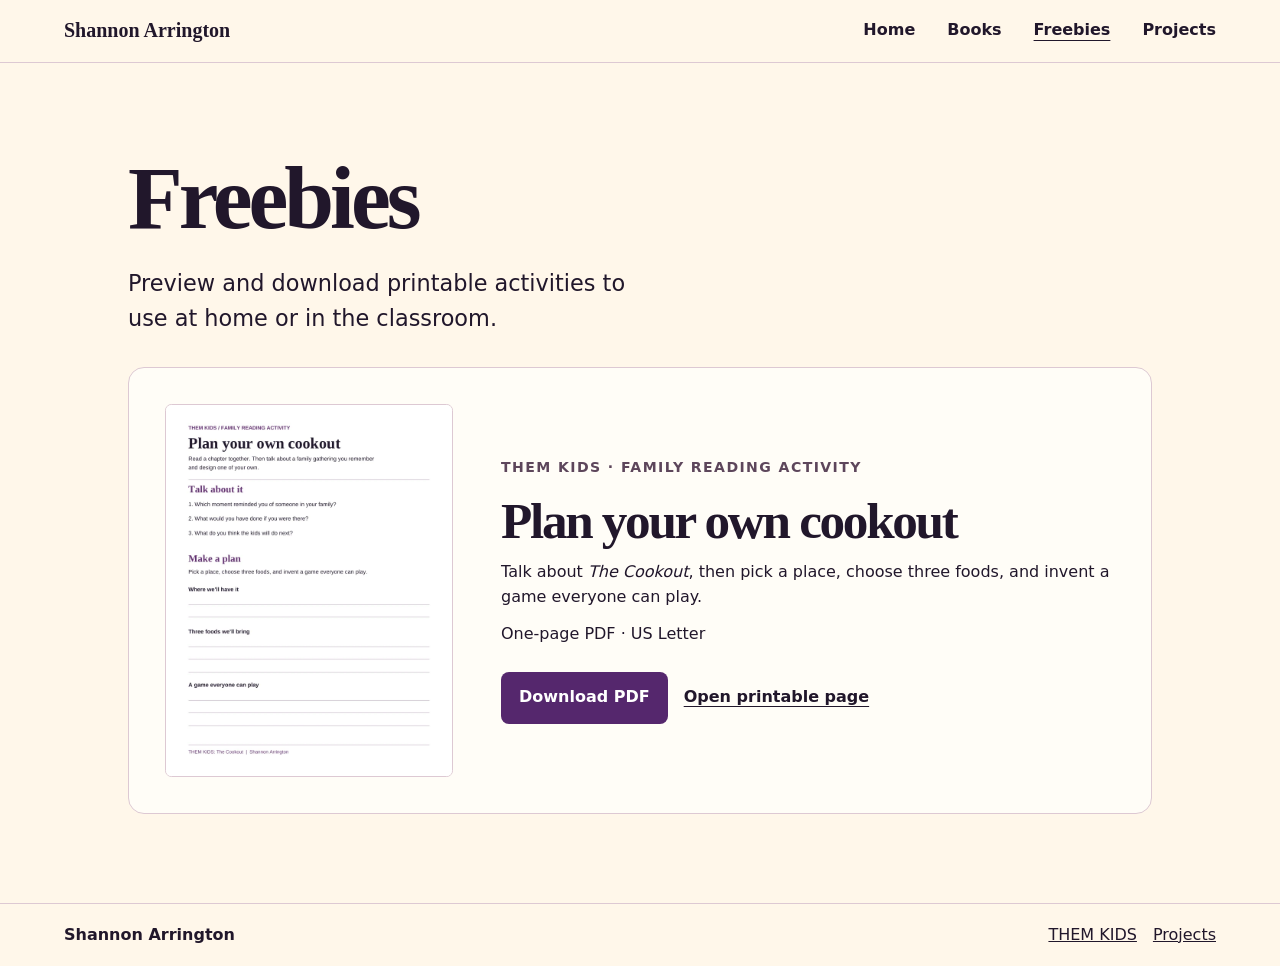
<file: books/freebies/index.html>
<!doctype html>
<html lang="en">
<head><meta charset="utf-8"><meta name="viewport" content="width=device-width, initial-scale=1"><title>Freebies | Shannon Arrington</title><meta name="description" content="Preview and download free printable activities from Shannon Arrington."><link rel="stylesheet" href="../assets/site.css">
<style>
@media(max-width:560px){.bar{align-items:flex-start;flex-direction:column}.bar nav{flex-wrap:wrap}}
.downloads{max-width:72rem;margin:auto}.downloads h1{font-size:clamp(3rem,7vw,6rem)}
.download-card{display:grid;grid-template-columns:minmax(0,18rem) minmax(0,1fr);gap:clamp(1.25rem,4vw,3rem);align-items:center;margin-top:2rem;padding:clamp(1rem,3vw,2.25rem);background:var(--panel);border:1px solid var(--line);border-radius:1rem}
.download-card img{width:100%;border:1px solid var(--line);border-radius:.4rem}.download-card h2{max-width:20ch}
@media(max-width:600px){.download-card{grid-template-columns:1fr}.download-card img{max-width:15rem}}
</style></head>
<body><a class="skip" href="#content">Skip to content</a>
<header class="bar"><a class="brand" href="../">Shannon Arrington</a><nav aria-label="Main navigation"><a href="../">Home</a><a href="../catalog/">Books</a><a href="./" aria-current="page">Freebies</a><a href="../projects/">Projects</a></nav></header>
<main class="section downloads" id="content"><h1>Freebies</h1><p class="intro">Preview and download printable activities to use at home or in the classroom.</p>
<article class="download-card"><img src="plan-your-own-cookout.webp" alt="Preview of the Plan Your Own Cookout worksheet, with reading prompts and spaces to plan food and a game" width="748" height="968">
<div><p class="eyebrow">THEM KIDS · Family reading activity</p><h2>Plan your own cookout</h2><p>Talk about <em>The Cookout</em>, then pick a place, choose three foods, and invent a game everyone can play.</p><p>One-page PDF · US Letter</p><div class="actions"><a class="button" href="plan-your-own-cookout.pdf" download>Download PDF</a><a class="quiet" href="../them-kids/activity/">Open printable page</a></div></div></article>
</main><footer><span>Shannon Arrington</span><a href="../them-kids/">THEM KIDS</a><a href="../projects/">Projects</a></footer></body></html>
</file>
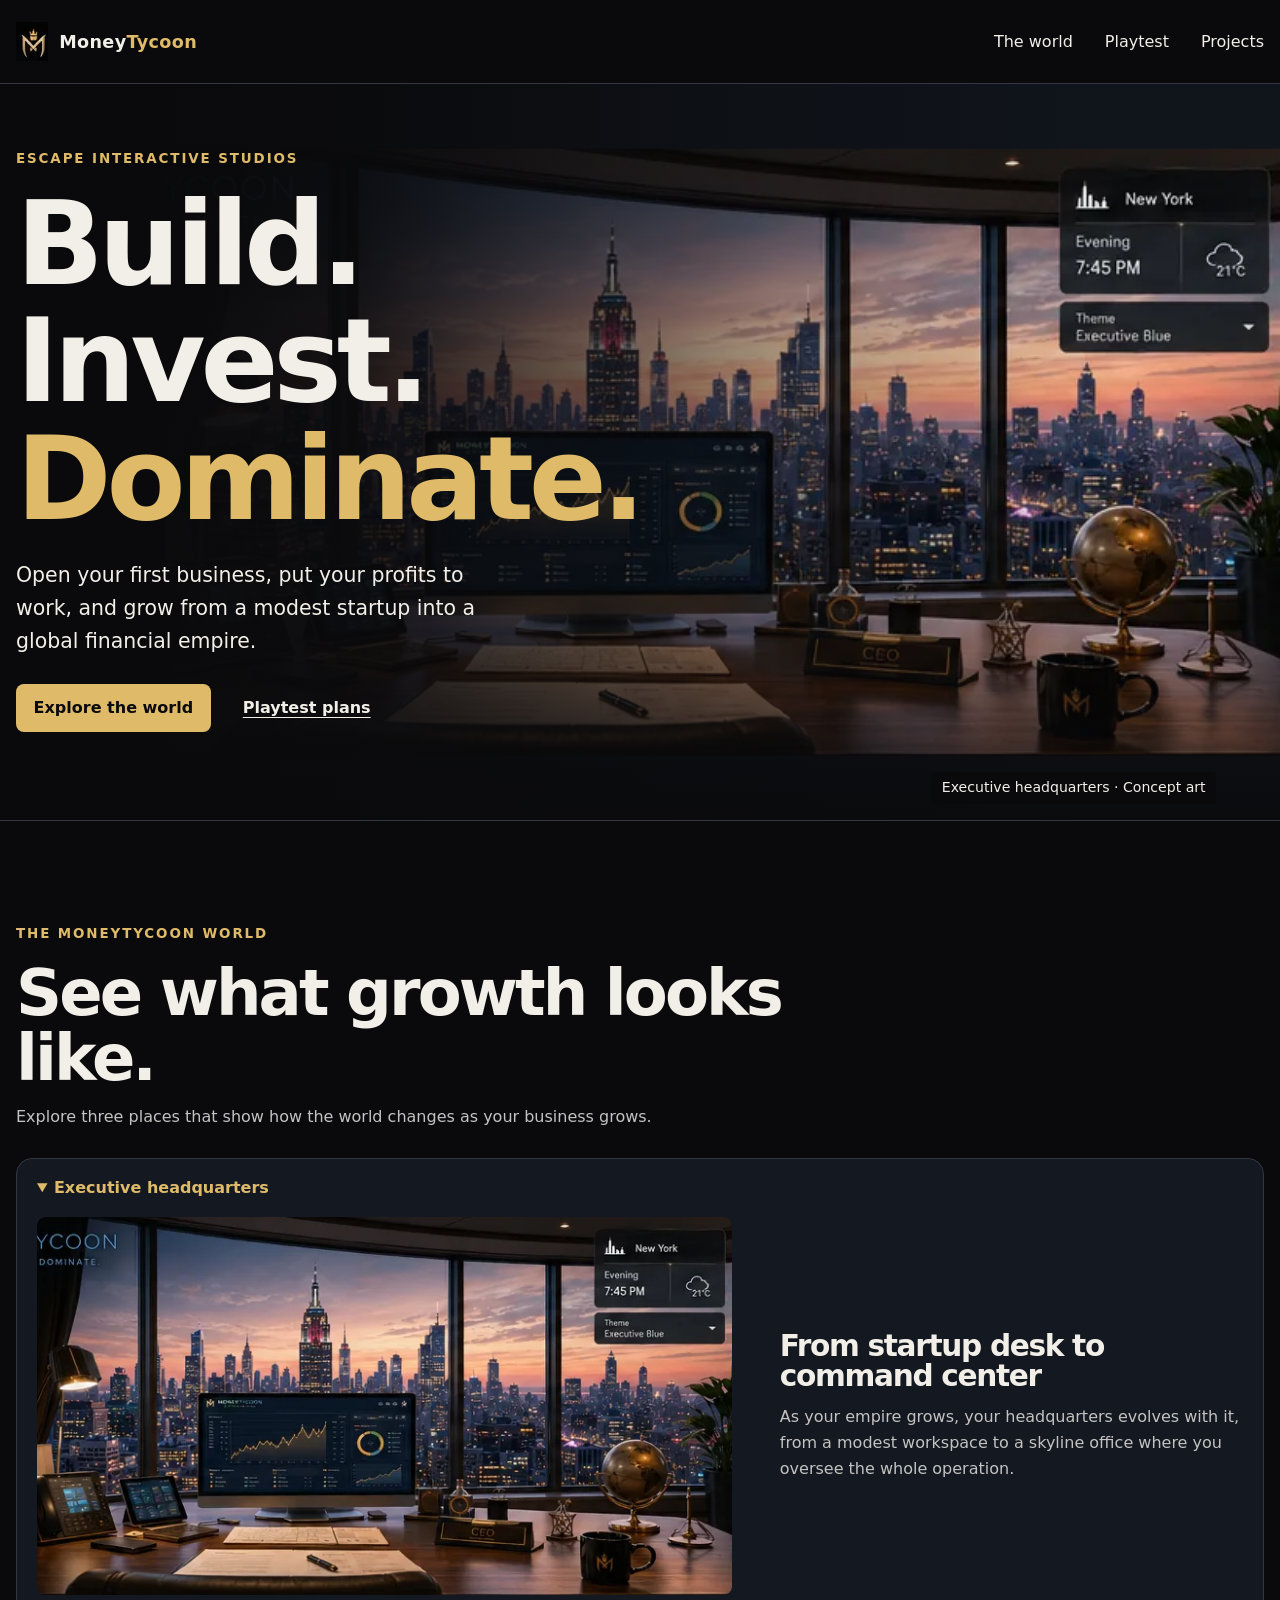
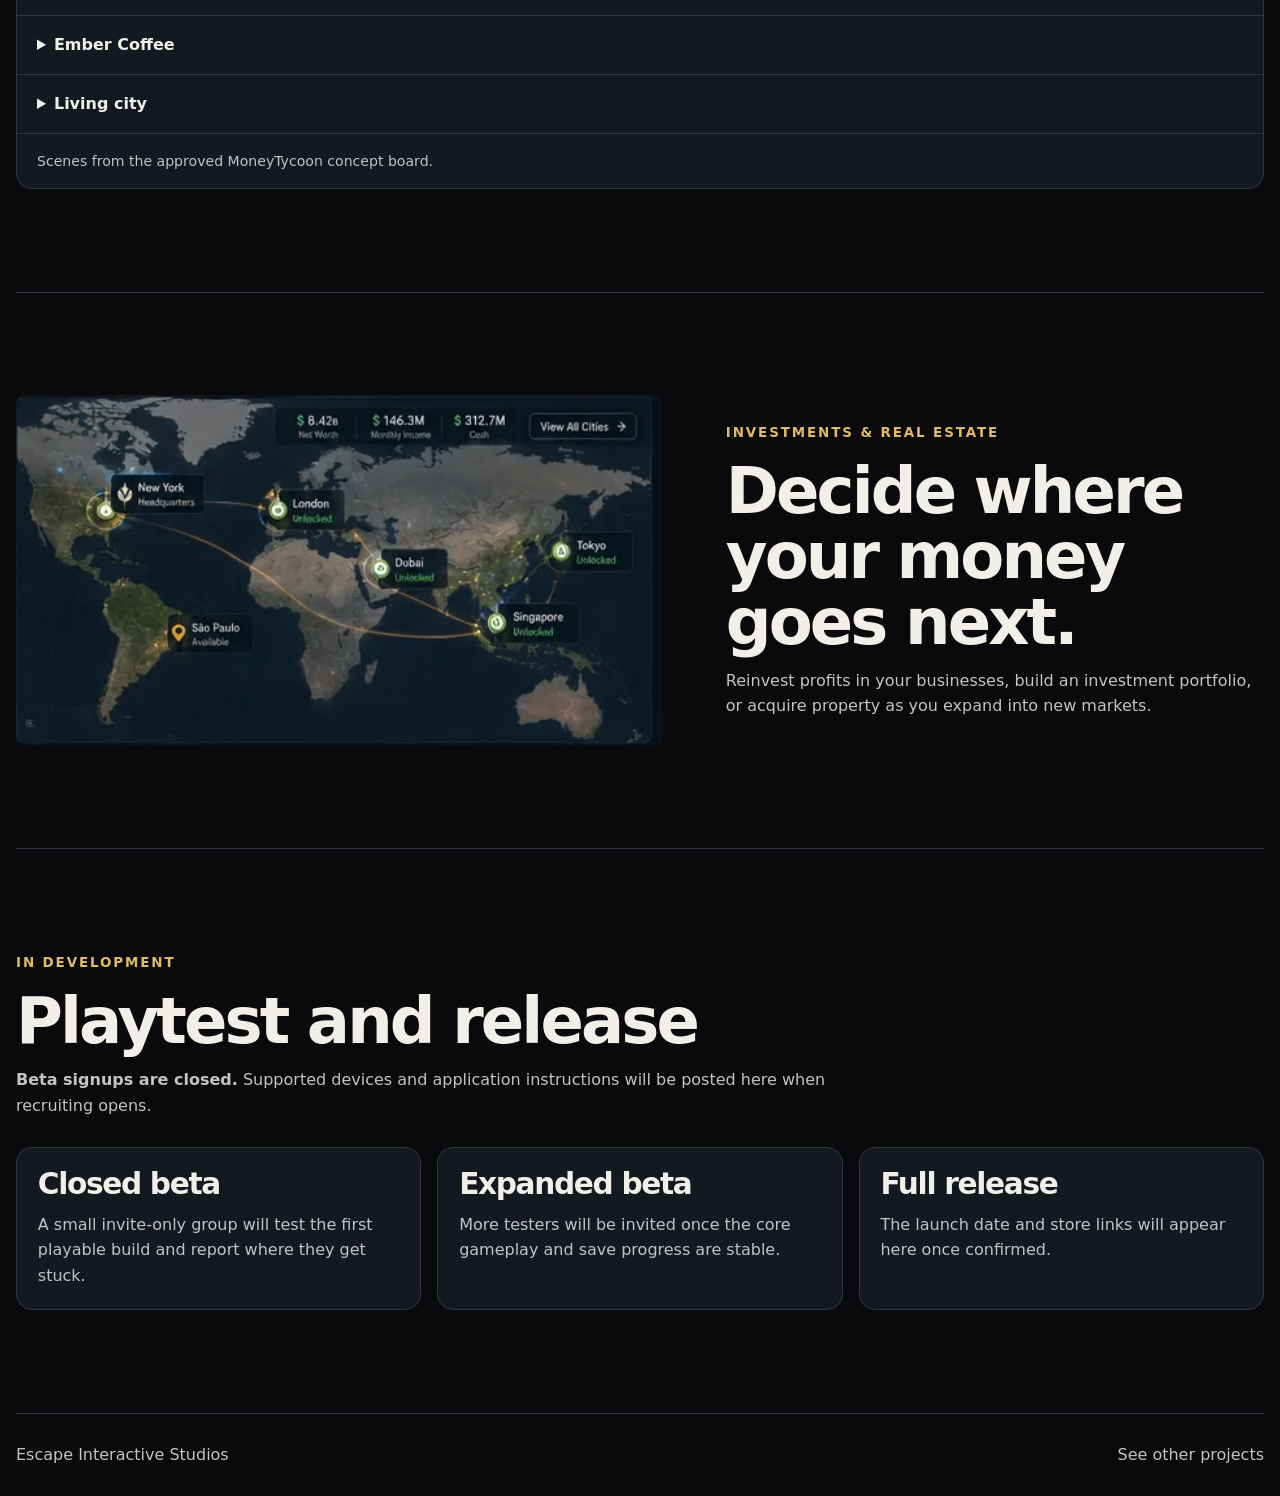
<file: books/moneytycoon/index.html>
<!doctype html>
<html lang="en">
<head>
<meta charset="utf-8">
<meta name="viewport" content="width=device-width, initial-scale=1">
<meta name="theme-color" content="#0a0a0c">
<meta name="description" content="Explore the world of MoneyTycoon, a business simulation in development at Escape Interactive Studios.">
<title>MoneyTycoon | Escape Interactive Studios</title>
<link rel="stylesheet" href="game.css">
</head>
<body>
<a class="skip" href="#main">Skip to content</a>
<header class="bar shell">
<a class="brand" href="./"><span class="mark" aria-hidden="true"></span><span>Money<span class="gold">Tycoon</span></span></a>
<nav aria-label="Game navigation"><a href="#world">The world</a><a href="#playtest">Playtest</a><a href="../projects/">Projects</a></nav>
</header>
<main id="main">
<section class="hero" aria-labelledby="pitch">
<div class="hero-art art hq" role="img" aria-label="Concept art of an executive command desk overlooking New York at dusk"></div>
<div class="hero-copy shell">
<p class="label">Escape Interactive Studios</p>
<h1 id="pitch">Build.<br>Invest.<br><span class="gold">Dominate.</span></h1>
<p class="intro">Open your first business, put your profits to work, and grow from a modest startup into a global financial empire.</p>
<div class="actions"><a class="button" href="#world">Explore the world</a><a class="text-link" href="#playtest">Playtest plans</a></div>
</div>
<p class="hero-caption">Executive headquarters · Concept art</p>
</section>
<section class="shell section" id="world">
<div class="section-heading"><p class="label">The MoneyTycoon world</p><h2>See what growth looks like.</h2><p>Explore three places that show how the world changes as your business grows.</p></div>
<div class="world">
<div class="world-views">
<details open name="world-view">
<summary>Executive headquarters</summary>
<div class="scene"><div class="art hq" role="img" aria-label="Executive headquarters with a financial dashboard and sunset skyline"></div><div class="scene-copy"><h3>From startup desk to command center</h3><p>As your empire grows, your headquarters evolves with it, from a modest workspace to a skyline office where you oversee the whole operation.</p></div></div>
</details>
<details name="world-view">
<summary>Ember Coffee</summary>
<div class="scene"><div class="art ember" role="img" aria-label="Ember Coffee’s five building tiers, from kiosk to roastery and flagship"></div><div class="scene-copy"><h3>Start small. Build a flagship.</h3><p>See how Ember Coffee changes as it grows from a single kiosk into a café, drive-thru, flagship, and roastery.</p></div></div>
</details>
<details name="world-view">
<summary>Living city</summary>
<div class="scene"><div class="art city" role="img" aria-label="Nighttime city district with shops, hotels, offices, and traffic"></div><div class="scene-copy"><h3>Watch your businesses change the city</h3><p>Upgrade properties and expand into new districts. Customers, deliveries, and nighttime storefronts make the city feel active.</p></div></div>
</details>
</div>
<p class="fine">Scenes from the approved MoneyTycoon concept board.</p>
</div>
</section>
<section class="shell section capital" aria-labelledby="capital-title">
<div class="art map" role="img" aria-label="Concept map showing an investment network across global cities"></div>
<div><p class="label">Investments &amp; real estate</p><h2 id="capital-title">Decide where your money goes next.</h2><p>Reinvest profits in your businesses, build an investment portfolio, or acquire property as you expand into new markets.</p></div>
</section>
<section class="shell section" id="playtest">
<div class="section-heading"><p class="label">In development</p><h2>Playtest and release</h2><p><strong>Beta signups are closed.</strong> Supported devices and application instructions will be posted here when recruiting opens.</p></div>
<ol class="stages"><li><h3>Closed beta</h3><p>A small invite-only group will test the first playable build and report where they get stuck.</p></li><li><h3>Expanded beta</h3><p>More testers will be invited once the core gameplay and save progress are stable.</p></li><li><h3>Full release</h3><p>The launch date and store links will appear here once confirmed.</p></li></ol>
</section>
</main>
<footer class="bar shell"><span>Escape Interactive Studios</span><a href="../projects/">See other projects</a></footer>
</body>
</html>
</file>
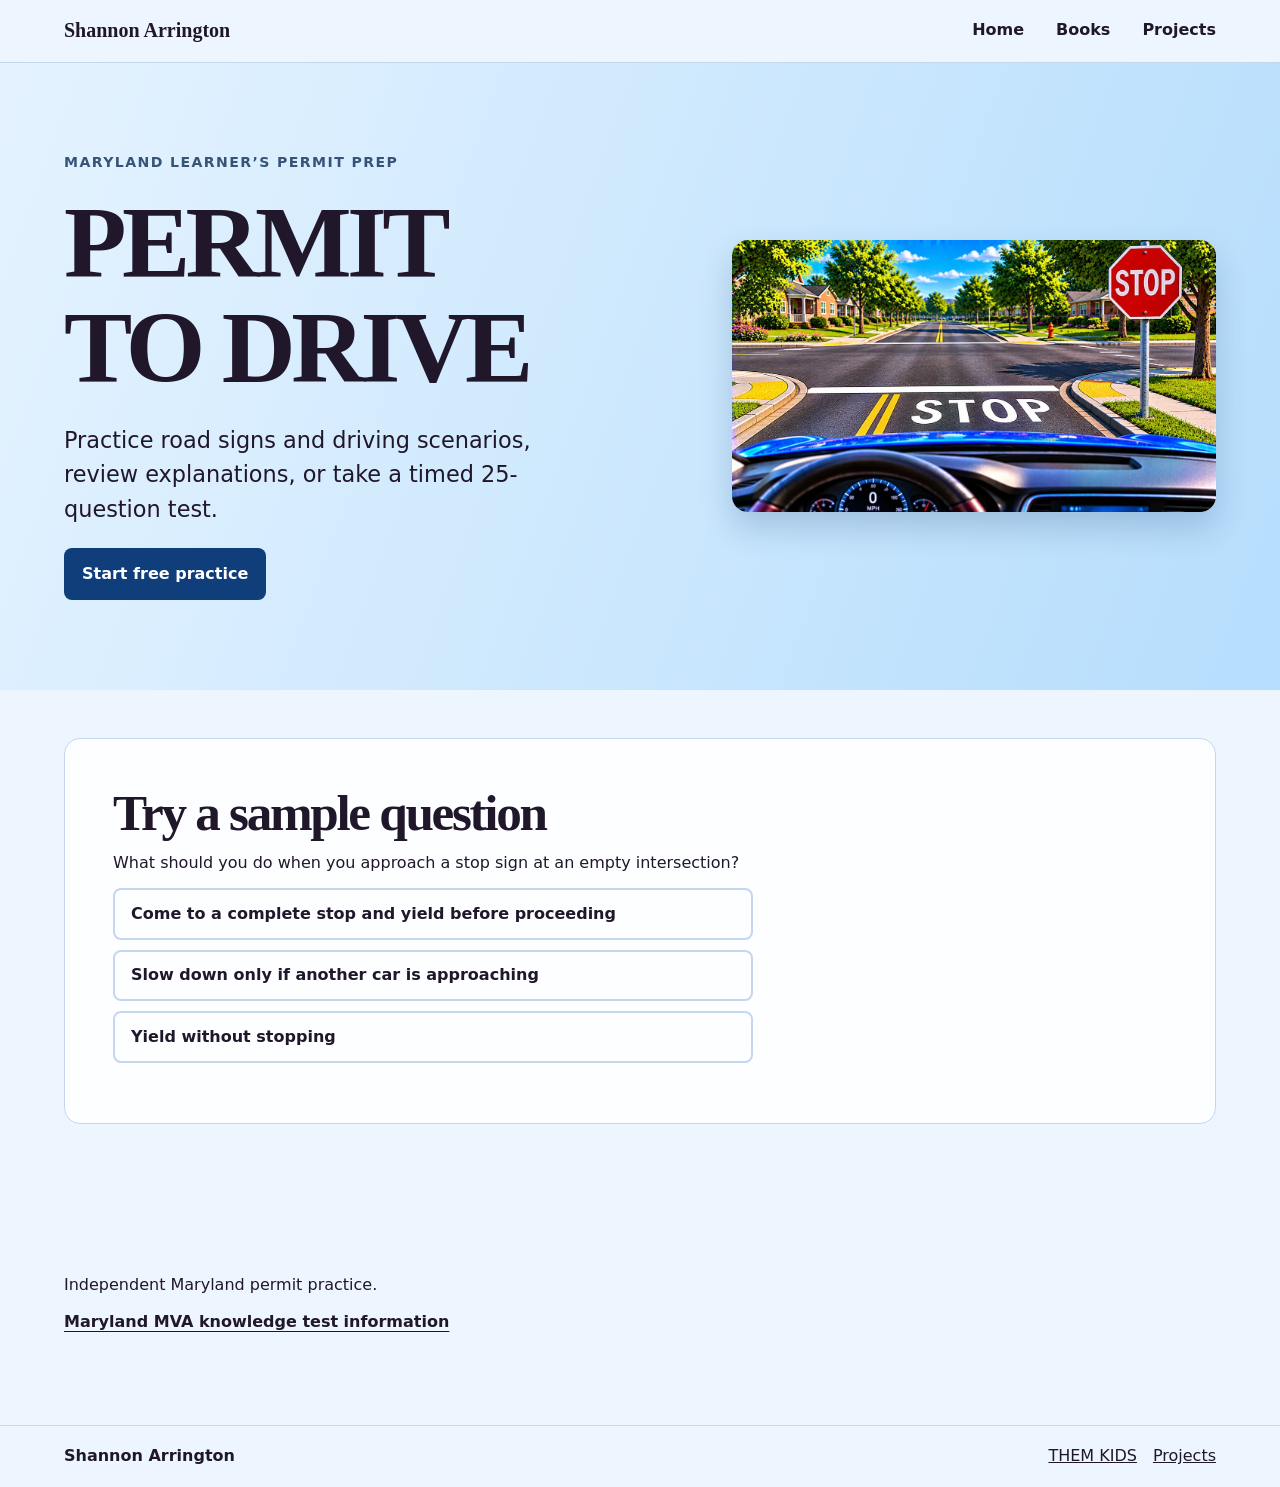
<file: books/permit-to-drive/index.html>
<!doctype html>
<html lang="en"><head><meta charset="utf-8"><meta name="viewport" content="width=device-width, initial-scale=1">
<title>PERMIT TO DRIVE | Shannon Arrington</title><meta name="description" content="Try an illustrated Maryland learner’s permit practice question and open the full practice test."><link rel="stylesheet" href="../assets/site.css"></head>
<body class="drive"><a class="skip" href="#content">Skip to content</a><header class="bar"><a class="brand" href="../">Shannon Arrington</a><nav aria-label="Main navigation"><a href="../">Home</a><a href="../catalog/">Books</a><a href="../projects/">Projects</a></nav></header>
<main id="content">
<section class="hero permit"><div><p class="eyebrow">Maryland learner’s permit prep</p><h1>PERMIT<br>TO DRIVE</h1><p class="intro">Practice road signs and driving scenarios, review explanations, or take a timed 25-question test.</p><a class="button" href="https://mrsshannonmarrington-code.github.io/permit-to-drive/">Start free practice</a></div><img src="../assets/stop.webp" alt="A stop sign at a neighborhood intersection, viewed from a blue car" width="1280" height="721"></section>
<section class="section sample"><h2>Try a sample question</h2><p>What should you do when you approach a stop sign at an empty intersection?</p><div class="answers"><button type="button" data-correct="true">Come to a complete stop and yield before proceeding</button><button type="button" data-correct="false">Slow down only if another car is approaching</button><button type="button" data-correct="false">Yield without stopping</button></div><p id="feedback" role="status"></p><script>
document.querySelectorAll('[data-correct]').forEach(button => button.addEventListener('click', () => {
 const correct = button.dataset.correct === 'true';
 document.querySelector('#feedback').textContent = correct
  ? 'Correct. Stop at the stop line, before the crosswalk if there is no line, or before entering the intersection. Yield before proceeding.'
  : 'Try again. A stop sign requires a complete stop even when the intersection appears empty.';
}));</script></section>
<section class="section"><p>Independent Maryland permit practice.</p><a class="quiet" href="https://mva.maryland.gov/licenses-ids/prepare-drivers-license-test/knowledge-tests">Maryland MVA knowledge test information</a></section></main><footer><span>Shannon Arrington</span><a href="../them-kids/">THEM KIDS</a><a href="../projects/">Projects</a></footer></body></html>
</file>
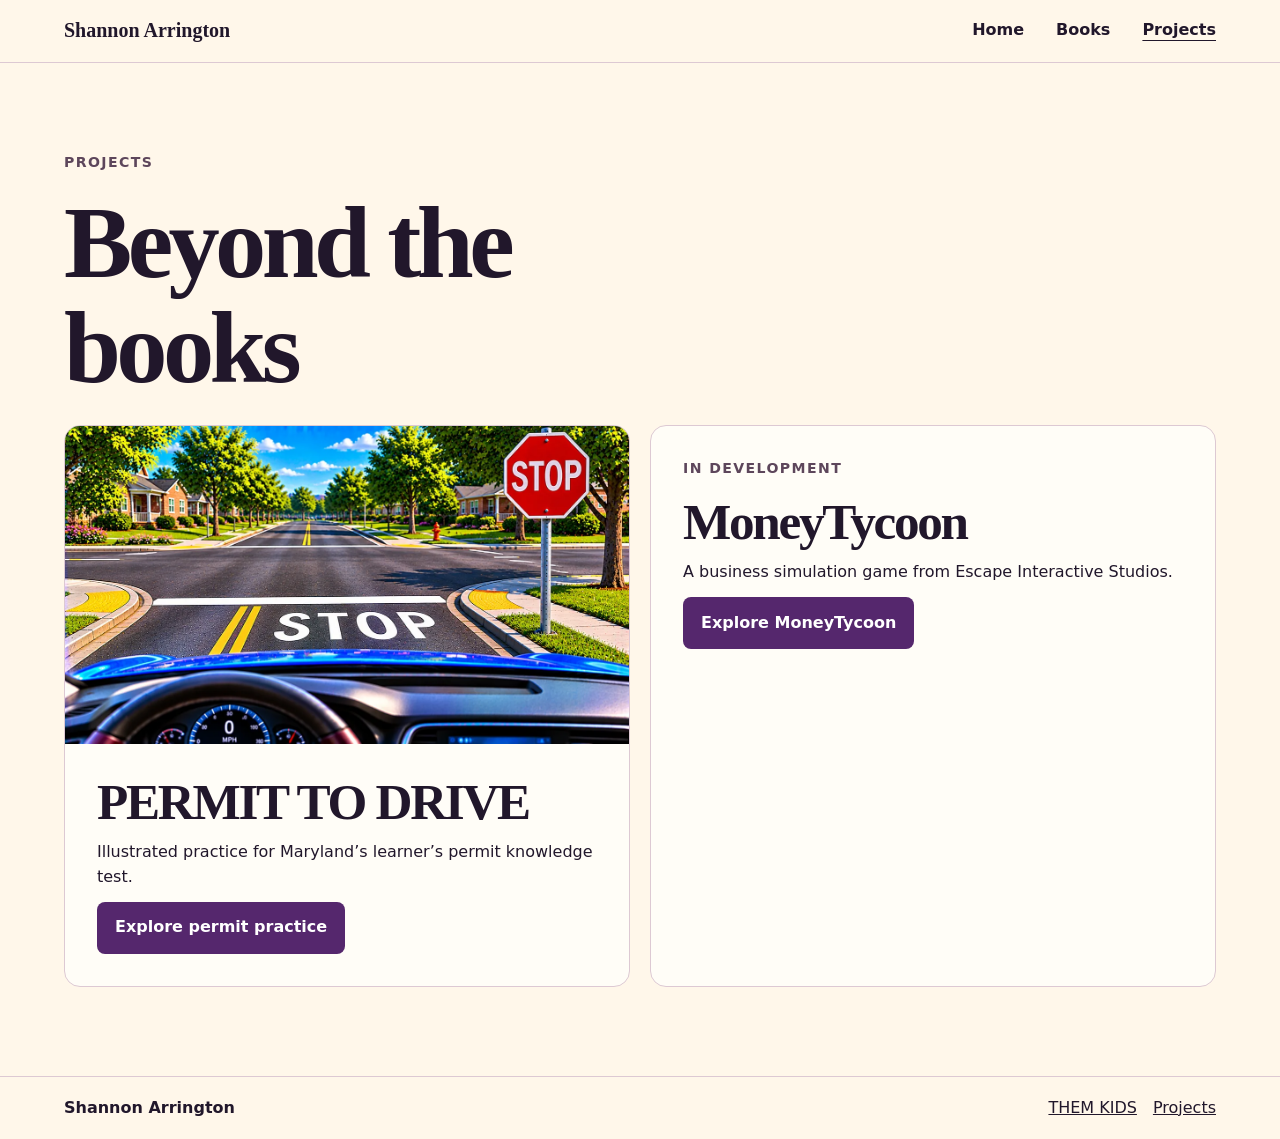
<file: books/projects/index.html>
<!doctype html>
<html lang="en"><head><meta charset="utf-8"><meta name="viewport" content="width=device-width, initial-scale=1">
<title>Projects | Shannon Arrington</title><meta name="description" content="Explore Shannon Arrington’s learning tools and games in development."><link rel="stylesheet" href="../assets/site.css"></head>
<body class=""><a class="skip" href="#content">Skip to content</a><header class="bar"><a class="brand" href="../">Shannon Arrington</a><nav aria-label="Main navigation"><a href="../">Home</a><a href="../catalog/">Books</a><a href="./" aria-current="page">Projects</a></nav></header>
<main id="content">
<section class="section"><p class="eyebrow">Projects</p><h1>Beyond the books</h1><div class="project-grid"><article><img src="../assets/stop.webp" alt="View of a neighborhood stop sign from a blue car" width="1280" height="721"><div><h2>PERMIT TO DRIVE</h2><p>Illustrated practice for Maryland’s learner’s permit knowledge test.</p><a class="button" href="../permit-to-drive/">Explore permit practice</a></div></article><article><div><p class="eyebrow">In development</p><h2>MoneyTycoon</h2><p>A business simulation game from Escape Interactive Studios.</p><a class="button" href="../moneytycoon/">Explore MoneyTycoon</a></div></article></div></section></main><footer><span>Shannon Arrington</span><a href="../them-kids/">THEM KIDS</a><a href="./">Projects</a></footer></body></html>
</file>
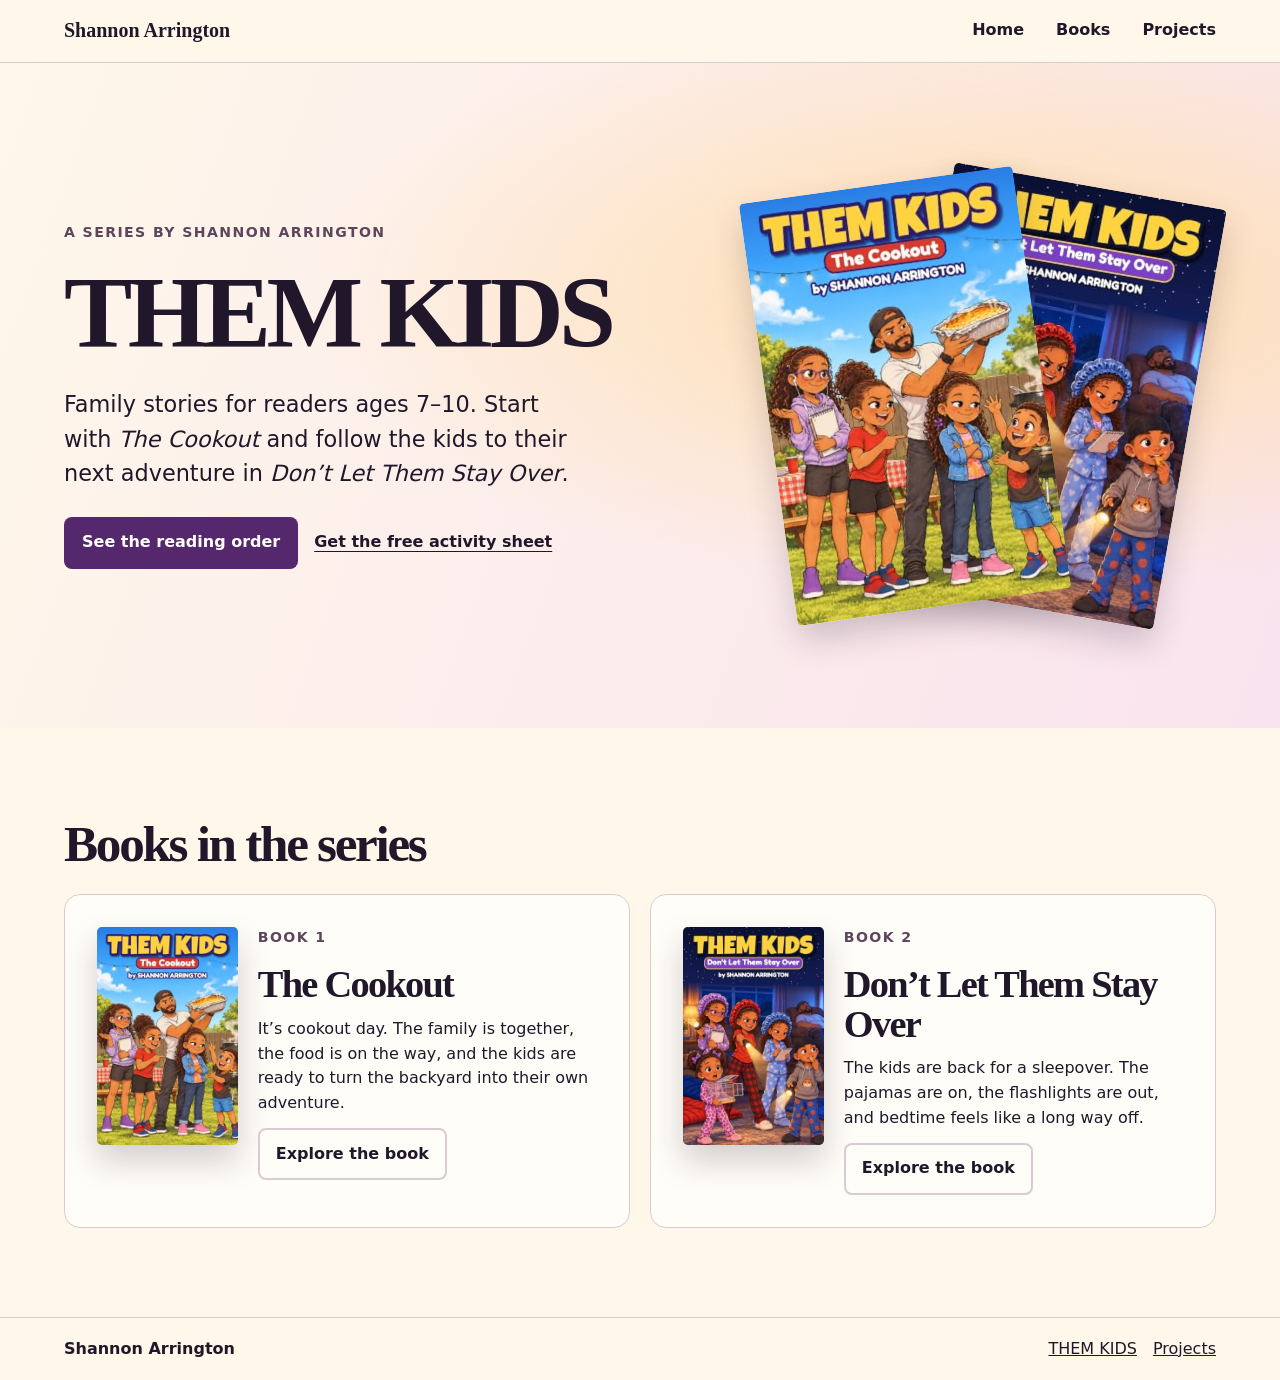
<file: books/them-kids/index.html>
<!doctype html>
<html lang="en"><head><meta charset="utf-8"><meta name="viewport" content="width=device-width, initial-scale=1">
<title>THEM KIDS | Shannon Arrington</title><meta name="description" content="Find both THEM KIDS books in reading order and download a family activity sheet."><link rel="stylesheet" href="../assets/site.css"></head>
<body class=""><a class="skip" href="#content">Skip to content</a><header class="bar"><a class="brand" href="../">Shannon Arrington</a><nav aria-label="Main navigation"><a href="../">Home</a><a href="../catalog/">Books</a><a href="../projects/">Projects</a></nav></header>
<main id="content">
<section class="hero series"><div><p class="eyebrow">A series by Shannon Arrington</p><h1>THEM KIDS</h1><p class="intro">Family stories for readers ages 7–10. Start with <em>The Cookout</em> and follow the kids to their next adventure in <em>Don’t Let Them Stay Over</em>.</p><div class="actions"><a class="button" href="#books">See the reading order</a><a class="quiet" href="activity/">Get the free activity sheet</a></div></div><div class="cover-stack" aria-hidden="true"><img class="back" src="../assets/stay-over.jpg" width="324" height="500" alt="THEM KIDS: Don’t Let Them Stay Over book cover"><img class="front" src="../assets/cookout.jpg" width="324" height="500" alt="THEM KIDS: The Cookout book cover"></div></section>
<section id="books" class="section"><h2>Books in the series</h2><div class="book-grid"><article class="book-card"><img class="cover" src="../assets/cookout.jpg" width="324" height="500" alt="THEM KIDS: The Cookout book cover"><div><p class="eyebrow">Book 1</p><h3>The Cookout</h3><p>It’s cookout day. The family is together, the food is on the way, and the kids are ready to turn the backyard into their own adventure.</p><a class="button secondary" href="the-cookout/">Explore the book</a></div></article><article class="book-card"><img class="cover" src="../assets/stay-over.jpg" width="324" height="500" alt="THEM KIDS: Don’t Let Them Stay Over book cover"><div><p class="eyebrow">Book 2</p><h3>Don’t Let Them Stay Over</h3><p>The kids are back for a sleepover. The pajamas are on, the flashlights are out, and bedtime feels like a long way off.</p><a class="button secondary" href="dont-let-them-stay-over/">Explore the book</a></div></article></div></section></main><footer><span>Shannon Arrington</span><a href="./">THEM KIDS</a><a href="../projects/">Projects</a></footer></body></html>
</file>
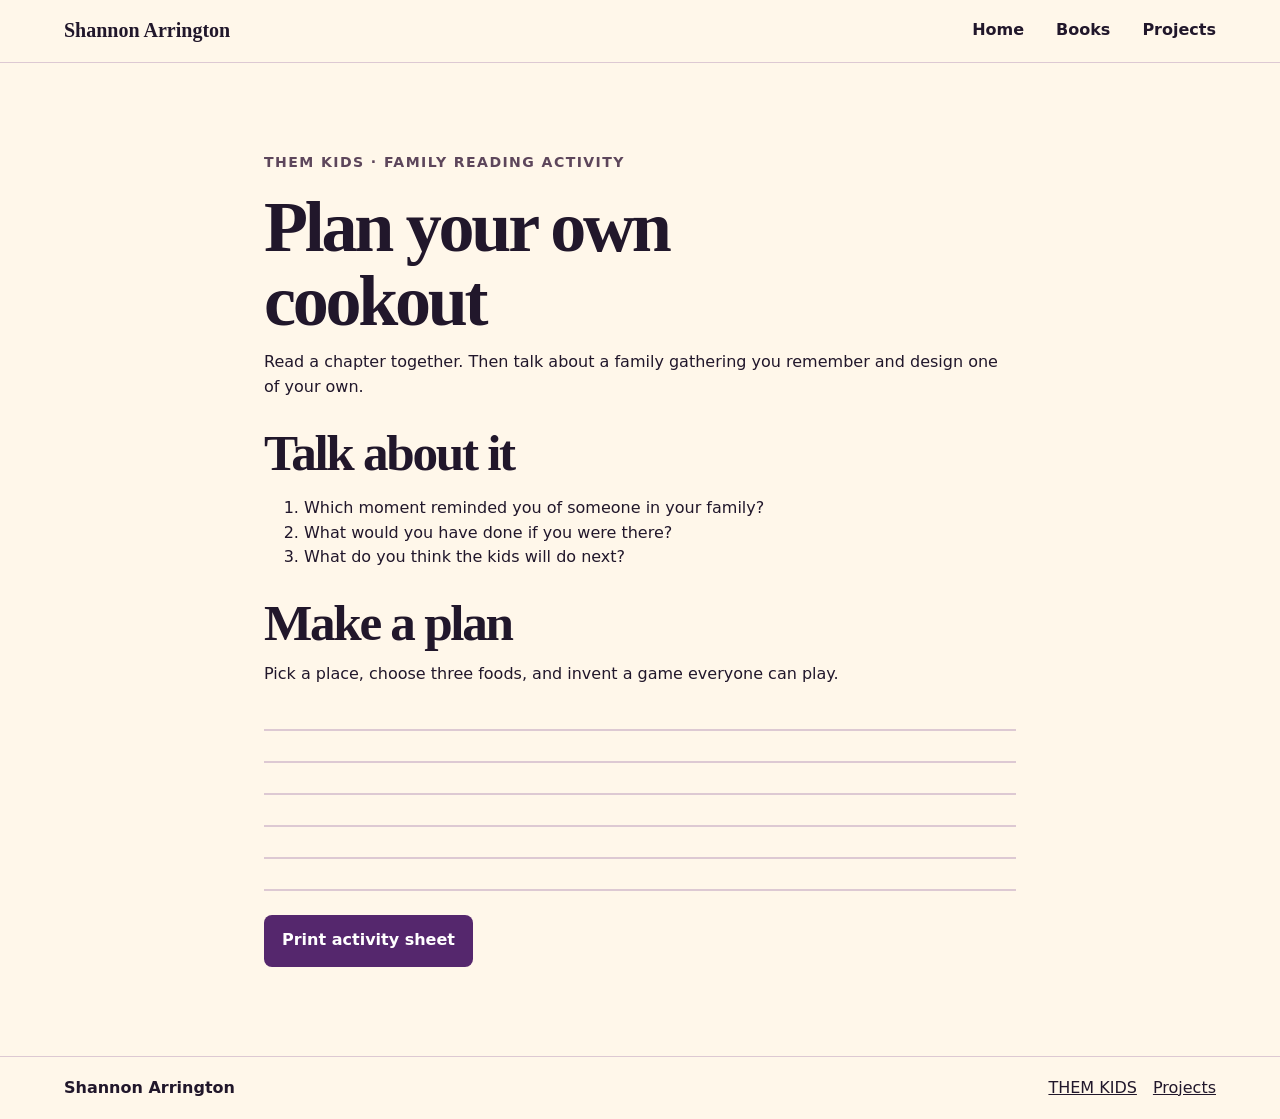
<file: books/them-kids/activity/index.html>
<!doctype html>
<html lang="en"><head><meta charset="utf-8"><meta name="viewport" content="width=device-width, initial-scale=1">
<title>Family Reading Activity | Shannon Arrington</title><meta name="description" content="A free printable THEM KIDS family reading activity sheet."><link rel="stylesheet" href="../../assets/site.css"></head>
<body class=""><a class="skip" href="#content">Skip to content</a><header class="bar"><a class="brand" href="../../">Shannon Arrington</a><nav aria-label="Main navigation"><a href="../../">Home</a><a href="../../catalog/">Books</a><a href="../../projects/">Projects</a></nav></header>
<main id="content">
<section class="section worksheet"><p class="eyebrow">THEM KIDS · Family reading activity</p><h1>Plan your own cookout</h1><p>Read a chapter together. Then talk about a family gathering you remember and design one of your own.</p>
<h2>Talk about it</h2><ol><li>Which moment reminded you of someone in your family?</li><li>What would you have done if you were there?</li><li>What do you think the kids will do next?</li></ol>
<h2>Make a plan</h2><p>Pick a place, choose three foods, and invent a game everyone can play.</p><div class="writing" aria-hidden="true"></div>
<button class="button" id="print" type="button">Print activity sheet</button><script>document.querySelector('#print').onclick = () => window.print();</script></section></main><footer><span>Shannon Arrington</span><a href="../">THEM KIDS</a><a href="../../projects/">Projects</a></footer></body></html>
</file>
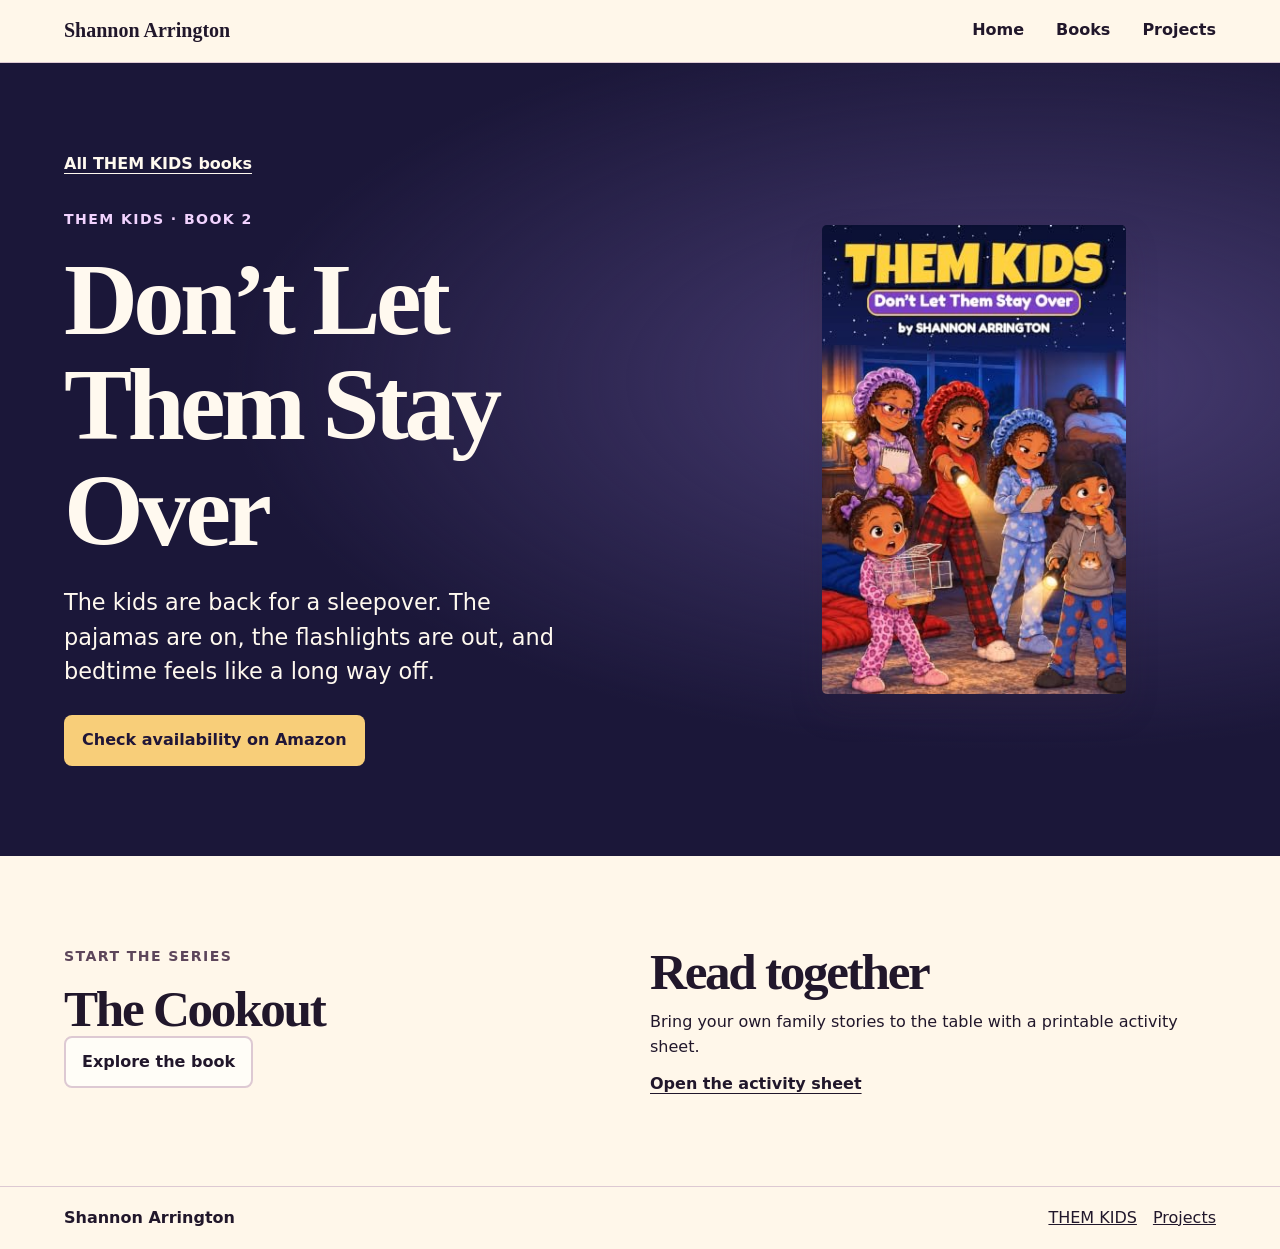
<file: books/them-kids/dont-let-them-stay-over/index.html>
<!doctype html>
<html lang="en"><head><meta charset="utf-8"><meta name="viewport" content="width=device-width, initial-scale=1">
<title>Don’t Let Them Stay Over | Shannon Arrington</title><meta name="description" content="The kids are back for a sleepover. The pajamas are on, the flashlights are out, and bedtime feels like a long way off."><link rel="stylesheet" href="../../assets/site.css"></head>
<body class="night"><a class="skip" href="#content">Skip to content</a><header class="bar"><a class="brand" href="../../">Shannon Arrington</a><nav aria-label="Main navigation"><a href="../../">Home</a><a href="../../catalog/">Books</a><a href="../../projects/">Projects</a></nav></header>
<main id="content">
<section class="hero detail"><div><a class="quiet" href="../">All THEM KIDS books</a><p class="eyebrow">THEM KIDS · Book 2</p><h1>Don’t Let Them Stay Over</h1><p class="intro">The kids are back for a sleepover. The pajamas are on, the flashlights are out, and bedtime feels like a long way off.</p><div class="actions"><a class="button" href="https://www.amazon.com/dp/B0HS2N3TTN">Check availability on Amazon</a></div></div><div class="detail-image"><img class="cover" src="../../assets/stay-over.jpg" width="324" height="500" alt="THEM KIDS: Don’t Let Them Stay Over book cover"></div></section>
<section class="section next"><div><p class="eyebrow">Start the series</p><h2>The Cookout</h2><a class="button secondary" href="../the-cookout/">Explore the book</a></div><div><h2>Read together</h2><p>Bring your own family stories to the table with a printable activity sheet.</p><a class="quiet" href="../activity/">Open the activity sheet</a></div></section></main><footer><span>Shannon Arrington</span><a href="../">THEM KIDS</a><a href="../../projects/">Projects</a></footer></body></html>
</file>
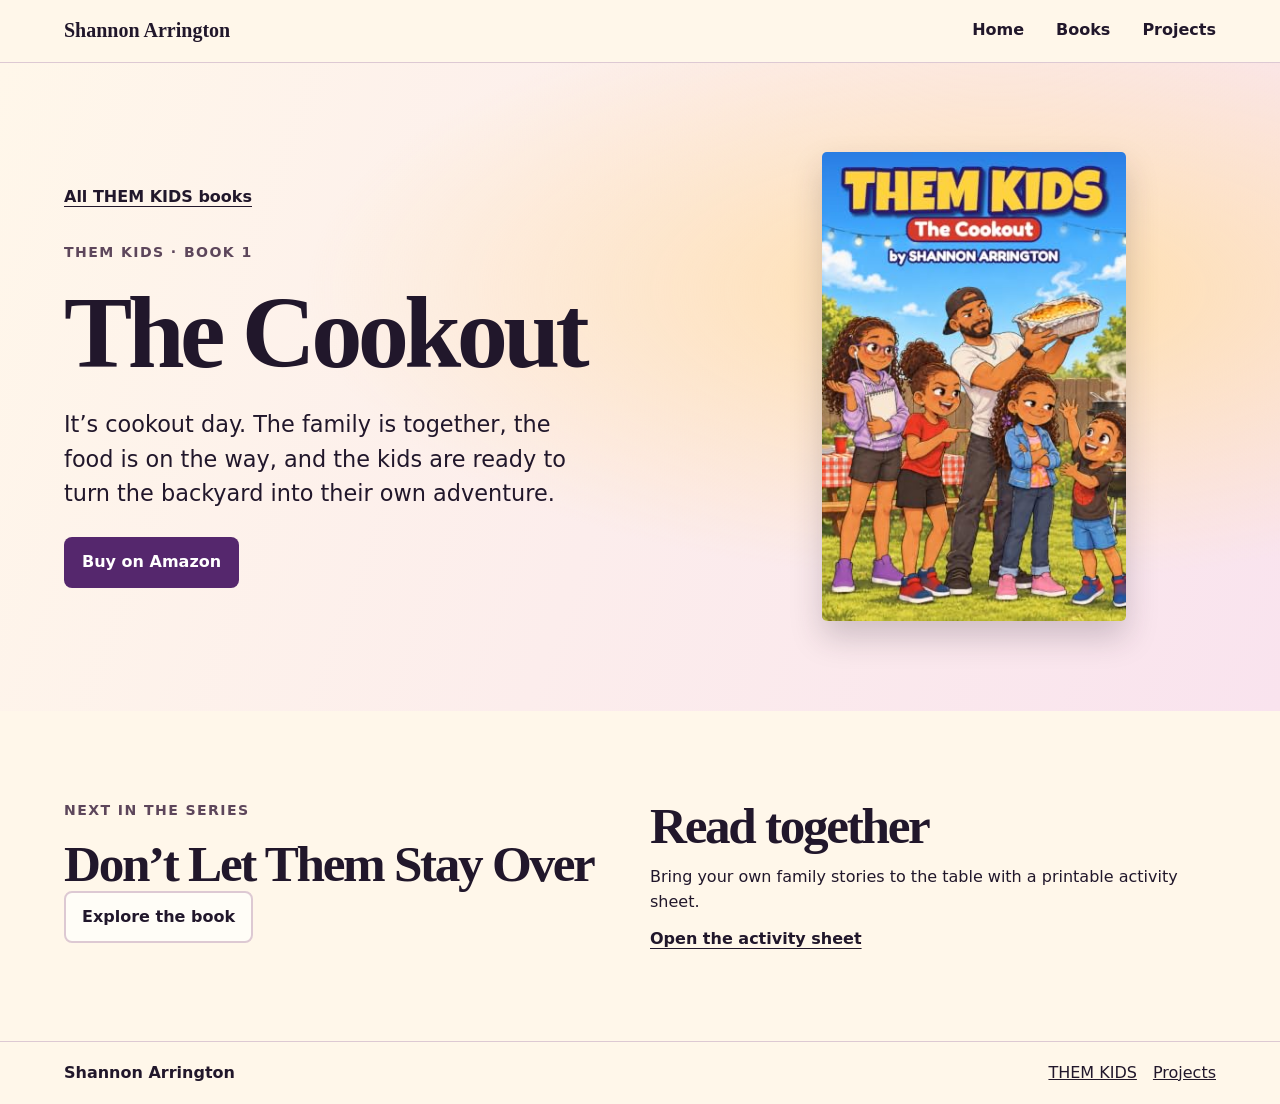
<file: books/them-kids/the-cookout/index.html>
<!doctype html>
<html lang="en"><head><meta charset="utf-8"><meta name="viewport" content="width=device-width, initial-scale=1">
<title>The Cookout | Shannon Arrington</title><meta name="description" content="It’s cookout day. The family is together, the food is on the way, and the kids are ready to turn the backyard into their own adventure."><link rel="stylesheet" href="../../assets/site.css"></head>
<body class=""><a class="skip" href="#content">Skip to content</a><header class="bar"><a class="brand" href="../../">Shannon Arrington</a><nav aria-label="Main navigation"><a href="../../">Home</a><a href="../../catalog/">Books</a><a href="../../projects/">Projects</a></nav></header>
<main id="content">
<section class="hero detail"><div><a class="quiet" href="../">All THEM KIDS books</a><p class="eyebrow">THEM KIDS · Book 1</p><h1>The Cookout</h1><p class="intro">It’s cookout day. The family is together, the food is on the way, and the kids are ready to turn the backyard into their own adventure.</p><div class="actions"><a class="button" href="https://www.amazon.com/dp/B0HS4R7359">Buy on Amazon</a></div></div><div class="detail-image"><img class="cover" src="../../assets/cookout.jpg" width="324" height="500" alt="THEM KIDS: The Cookout book cover"></div></section>
<section class="section next"><div><p class="eyebrow">Next in the series</p><h2>Don’t Let Them Stay Over</h2><a class="button secondary" href="../dont-let-them-stay-over/">Explore the book</a></div><div><h2>Read together</h2><p>Bring your own family stories to the table with a printable activity sheet.</p><a class="quiet" href="../activity/">Open the activity sheet</a></div></section></main><footer><span>Shannon Arrington</span><a href="../">THEM KIDS</a><a href="../../projects/">Projects</a></footer></body></html>
</file>
<file: books/assets/site.css>
:root{color-scheme:light;--paper:#fff7ea;--ink:#21172b;--muted:#5d465b;--purple:#55276d;--line:#ddc9d3;--accent:#ffd36a;--panel:#fffdf7}
*{box-sizing:border-box}
body{margin:0;background:var(--paper);color:var(--ink);font:1rem/1.55 system-ui,sans-serif}
a{color:inherit}
img{display:block;max-width:100%;height:auto}
.bar,footer{display:flex;justify-content:space-between;align-items:center;gap:1rem;padding:1.15rem max(5vw,1rem)}
.bar{border-bottom:1px solid var(--line)}
.brand{font:700 1.25rem Georgia,serif;text-decoration:none}
nav{display:flex;gap:clamp(.65rem,2.5vw,2rem);font-weight:650}
nav a{text-decoration:none}
nav a:hover,nav [aria-current]{text-decoration:underline;text-underline-offset:.3em}
.skip{position:absolute;left:1rem;top:-7rem;background:white;color:black;padding:.65rem;z-index:2}
.skip:focus{top:.5rem}
.hero,.section{padding:clamp(2.5rem,7vw,6rem) max(5vw,1rem)}
.hero{display:grid;grid-template-columns:1.1fr .9fr;align-items:center;gap:clamp(2rem,6vw,6rem);min-height:34rem;background:radial-gradient(ellipse at 78% 35%,#ffdfac,transparent 49%),linear-gradient(110deg,#fff7ea,#f9e3ee)}
.series{min-height:30rem}
h1,h2,h3,p{margin:0}
h1,h2,h3{font-family:Georgia,serif;line-height:1.03;letter-spacing:-.045em}
h1{font-size:clamp(3.1rem,8vw,8rem);max-width:12ch}
h2{font-size:clamp(1.8rem,4vw,3.2rem)}
h3{font-size:clamp(1.5rem,3vw,2.4rem)}
p{margin:.75rem 0}
.eyebrow{font-size:.88rem;font-weight:750;letter-spacing:.1em;text-transform:uppercase;color:var(--muted);margin:0 0 1rem}
.detail .eyebrow{margin-top:2rem}
.intro{font-size:clamp(1.1rem,2vw,1.4rem);max-width:33rem;margin:1.35rem 0}
.actions{display:flex;flex-wrap:wrap;align-items:center;gap:1rem;margin-top:1.6rem}
.button,.answers button{display:inline-block;background:var(--purple);color:white;border:2px solid transparent;border-radius:.5rem;padding:.72rem 1rem;text-decoration:none;font:inherit;font-weight:700;cursor:pointer}
.button:hover,.answers button:hover{filter:brightness(1.18)}
.secondary,.answers button{background:var(--panel);color:var(--ink);border-color:var(--line)}
.quiet{font-weight:700;text-underline-offset:.25em}
.cover-stack{position:relative;min-height:clamp(18rem,38vw,36rem);display:grid;place-items:center}
.cover-stack img,.cover{border-radius:.3rem;box-shadow:0 1rem 2rem #30203636}
.cover-stack img{position:absolute;width:57%;max-width:19rem}
.cover-stack .front{transform:translateX(-25%) rotate(-8deg);z-index:1}
.cover-stack .back{transform:translateX(29%) rotate(10deg)}
.book-grid,.project-grid,.next{display:grid;grid-template-columns:repeat(2,minmax(0,1fr));gap:1.25rem}
.book-grid,.project-grid{margin-top:1.5rem}
.book-card{display:grid;grid-template-columns:clamp(5rem,11vw,10rem) 1fr;gap:1.25rem;align-items:start}
.book-card,.project-grid article,.sample{background:var(--panel);border:1px solid var(--line);border-radius:1rem;overflow:hidden}
.book-card,.project-grid article div{padding:clamp(1rem,2.6vw,2rem)}
.detail-image{display:grid;place-items:center}
.detail-image img{width:min(70%,19rem)}
.night .hero{color:#fff9ef;background:radial-gradient(ellipse at 80% 40%,#493d74,transparent 55%),#1b1739}
.night .hero .eyebrow{color:#f2d3ff}
.night .hero .button{background:#f8ce79;color:#201638}
.drive{--paper:#edf6ff;--purple:#103e7a;--panel:#fcfeff;--line:#c4d7ef;--muted:#365478}
.permit{background:linear-gradient(110deg,#e5f3ff,#b5ddfc)}
.permit img{border-radius:1rem;box-shadow:0 1rem 2rem #13356933}
.sample{margin:3rem max(5vw,1rem);padding:clamp(1.2rem,4vw,3rem)}
.answers{display:grid;gap:.6rem;max-width:40rem}
.answers button{text-align:left}
.worksheet{max-width:55rem;margin:auto}
.worksheet h1{font-size:clamp(2.6rem,6vw,4.5rem)}
.worksheet h2{margin-top:1.7rem}
.writing{min-height:12rem;margin-bottom:1.5rem;background:repeating-linear-gradient(transparent 0 1.9rem,var(--line) 1.9rem 2rem)}
footer{border-top:1px solid var(--line);justify-content:flex-start;flex-wrap:wrap}
footer span{margin-right:auto;font-weight:700}
:focus-visible{outline:3px solid #1979b5;outline-offset:4px}
@media(max-width:740px){.hero,.book-grid,.project-grid,.next{grid-template-columns:1fr}.hero{min-height:0}.cover-stack{max-width:27rem;width:100%;margin:auto;min-height:22rem}.detail-image img{width:min(65%,15rem)}.nav{gap:.5rem}}
@media(max-width:390px){.bar{align-items:flex-start;flex-direction:column}.cover-stack{min-height:17rem}}
@media print{.bar,footer,.skip,#print{display:none}.worksheet{padding:0;color:black}body{background:white}}

.catalog{max-width:85rem;margin-inline:auto}
.catalog-section{margin-top:3rem}
.catalog-feature,.catalog-card{background:var(--panel);border:1px solid var(--line);border-radius:1rem;padding:clamp(1rem,3vw,2rem)}
.catalog-feature{display:grid;align-items:center;grid-template-columns:1fr repeat(2,minmax(4rem,8rem));gap:1rem;margin-top:1.5rem}
.catalog-feature img{width:100%;border-radius:.25rem}
.catalog-grid{display:grid;grid-template-columns:repeat(auto-fit,minmax(min(100%,17rem),1fr));gap:1rem;margin-top:1rem}
.catalog-card h3{margin-bottom:.9rem}
@media(max-width:560px){.catalog-feature{grid-template-columns:repeat(2,minmax(0,7rem))}.catalog-feature div{grid-column:1/-1}}
</file>
<file: books/moneytycoon/game.css>
:root{color-scheme:dark;--base:#0a0a0c;--panel:#141820;--light:#f2efe9;--muted:#c4c3c2;--gold:#b8933d;--highlight:#dfbb69;--line:#343741}
*{box-sizing:border-box}html{scroll-behavior:smooth}body{margin:0;background:var(--base);color:var(--light);font:1rem/1.6 Inter,"Aptos",system-ui,sans-serif}a{color:inherit;text-underline-offset:.25em}h1,h2,h3,p{margin:0}h1,h2,h3{line-height:1.02;letter-spacing:-.045em}h2{font-size:clamp(2.3rem,5vw,4.75rem)}h3{font-size:clamp(1.35rem,3vw,1.85rem)}p+p,h2+p,h3+p{margin-top:.8rem}
.shell{width:min(100% - 2rem,82rem);margin-inline:auto}.bar{display:flex;align-items:center;justify-content:space-between;gap:1rem;min-height:5.2rem;padding-block:.75rem}.bar nav,.actions{display:flex;align-items:center;flex-wrap:wrap;gap:clamp(.85rem,3vw,2rem)}.bar a{text-decoration:none}.bar a:hover,.text-link:hover{text-decoration:underline}.brand{display:flex;align-items:center;gap:.7rem;font-size:1.1rem;font-weight:750;letter-spacing:.02em}.gold{color:var(--highlight)}.label{color:var(--highlight);font-size:.84rem;font-weight:750;letter-spacing:.14em;text-transform:uppercase;margin-bottom:1rem}.skip{position:absolute;top:-4rem;left:1rem;padding:.5rem;background:var(--light);color:var(--base);z-index:5}.skip:focus{top:.5rem}:focus-visible{outline:2px solid var(--highlight);outline-offset:5px}
.art,.mark{background-image:url(approved-concept.webp);background-repeat:no-repeat}.mark{width:2rem;aspect-ratio:42/52;background-size:3657.143% 1969.23%;background-position:.47% .41%}.hq{aspect-ratio:714/389;background-size:215.126% 263.239%;background-position:20.68% .63%}.ember{aspect-ratio:776/176;background-size:197.938% 581.818%;background-position:0 56.96%}.city{aspect-ratio:646/402;background-size:237.771% 254.726%;background-position:100% 7.4%}.map{aspect-ratio:497/270;background-size:309.05% 379.259%;background-position:100% 63.8%}
.hero{position:relative;isolation:isolate;min-height:clamp(36rem,55vw,49rem);display:grid;align-items:center;overflow:hidden;background:#10151c;border-block:1px solid var(--line)}.hero-art{position:absolute;z-index:-2;right:0;top:50%;width:min(87%,100rem);transform:translateY(-50%)}.hero:after{content:"";position:absolute;inset:0;z-index:-1;background:linear-gradient(90deg,#0a0a0c 9%,#0a0a0cf0 26%,#0a0a0c5c 60%,transparent 88%),linear-gradient(0deg,#0a0a0ce0,transparent 30%)}.hero-copy{padding-block:4rem 5.5rem}.hero h1{font-size:clamp(3.8rem,9vw,8.5rem);font-weight:780}.intro{max-width:30rem;color:var(--light);font-size:clamp(1.05rem,2vw,1.28rem);margin:1.3rem 0 1.65rem}.button{display:inline-flex;align-items:center;min-height:3rem;background:var(--highlight);color:var(--base);padding:.65rem 1.1rem;border-radius:.5rem;font-weight:750;text-decoration:none}.button:hover{background:#f1d38f}.text-link{font-weight:700}.hero-caption{position:absolute;right:max(1rem,5vw);bottom:1rem;color:var(--light);font-size:.88rem;background:#0a0a0cd9;padding:.3rem .65rem;border-radius:.25rem}
.section{padding-block:clamp(3.2rem,8vw,7rem)}.section-heading{max-width:53rem;margin-bottom:1.8rem}.section-heading>p:last-child,.scene-copy p,.capital p:not(.label),.stages p{color:var(--muted)}.world{background:var(--panel);border:1px solid var(--line);border-radius:1rem;overflow:hidden}.world details+details{border-top:1px solid var(--line)}.world summary{cursor:pointer;padding:1rem 1.25rem;font-weight:750;min-height:3rem}.world details[open] summary{color:var(--highlight)}.scene{display:grid;grid-template-columns:minmax(0,1.5fr) minmax(0,1fr);align-items:center;gap:clamp(1rem,4vw,3rem);padding:0 1.25rem 1.25rem}.scene .art,.capital .art{width:100%;border-radius:.55rem}.fine{color:var(--muted);font-size:.88rem;padding:1rem 1.25rem;border-top:1px solid var(--line)}.capital{border-block:1px solid var(--line);display:grid;grid-template-columns:minmax(0,1.2fr) minmax(0,1fr);align-items:center;gap:clamp(1.25rem,5vw,4.5rem)}.stages{display:grid;grid-template-columns:repeat(3,minmax(0,1fr));gap:1rem;list-style:none;padding:0;margin:0}.stages li{background:var(--panel);border:1px solid var(--line);border-radius:1rem;padding:1.3rem}footer{border-top:1px solid var(--line);color:var(--muted)}
@media(max-width:720px){.bar{align-items:flex-start;flex-direction:column;justify-content:center}.hero-art{width:145%;top:18%;transform:none;right:-26%}.hero:after{background:linear-gradient(90deg,#0a0a0ce8 2%,#0a0a0c6e 70%),linear-gradient(0deg,#0a0a0c 4%,transparent 77%)}.hero-caption{bottom:.65rem}.scene,.capital,.stages{grid-template-columns:1fr}.hero h1{font-size:clamp(3.4rem,12vw,6.2rem)}}@media(prefers-reduced-motion:reduce){html{scroll-behavior:auto}}
</file>
